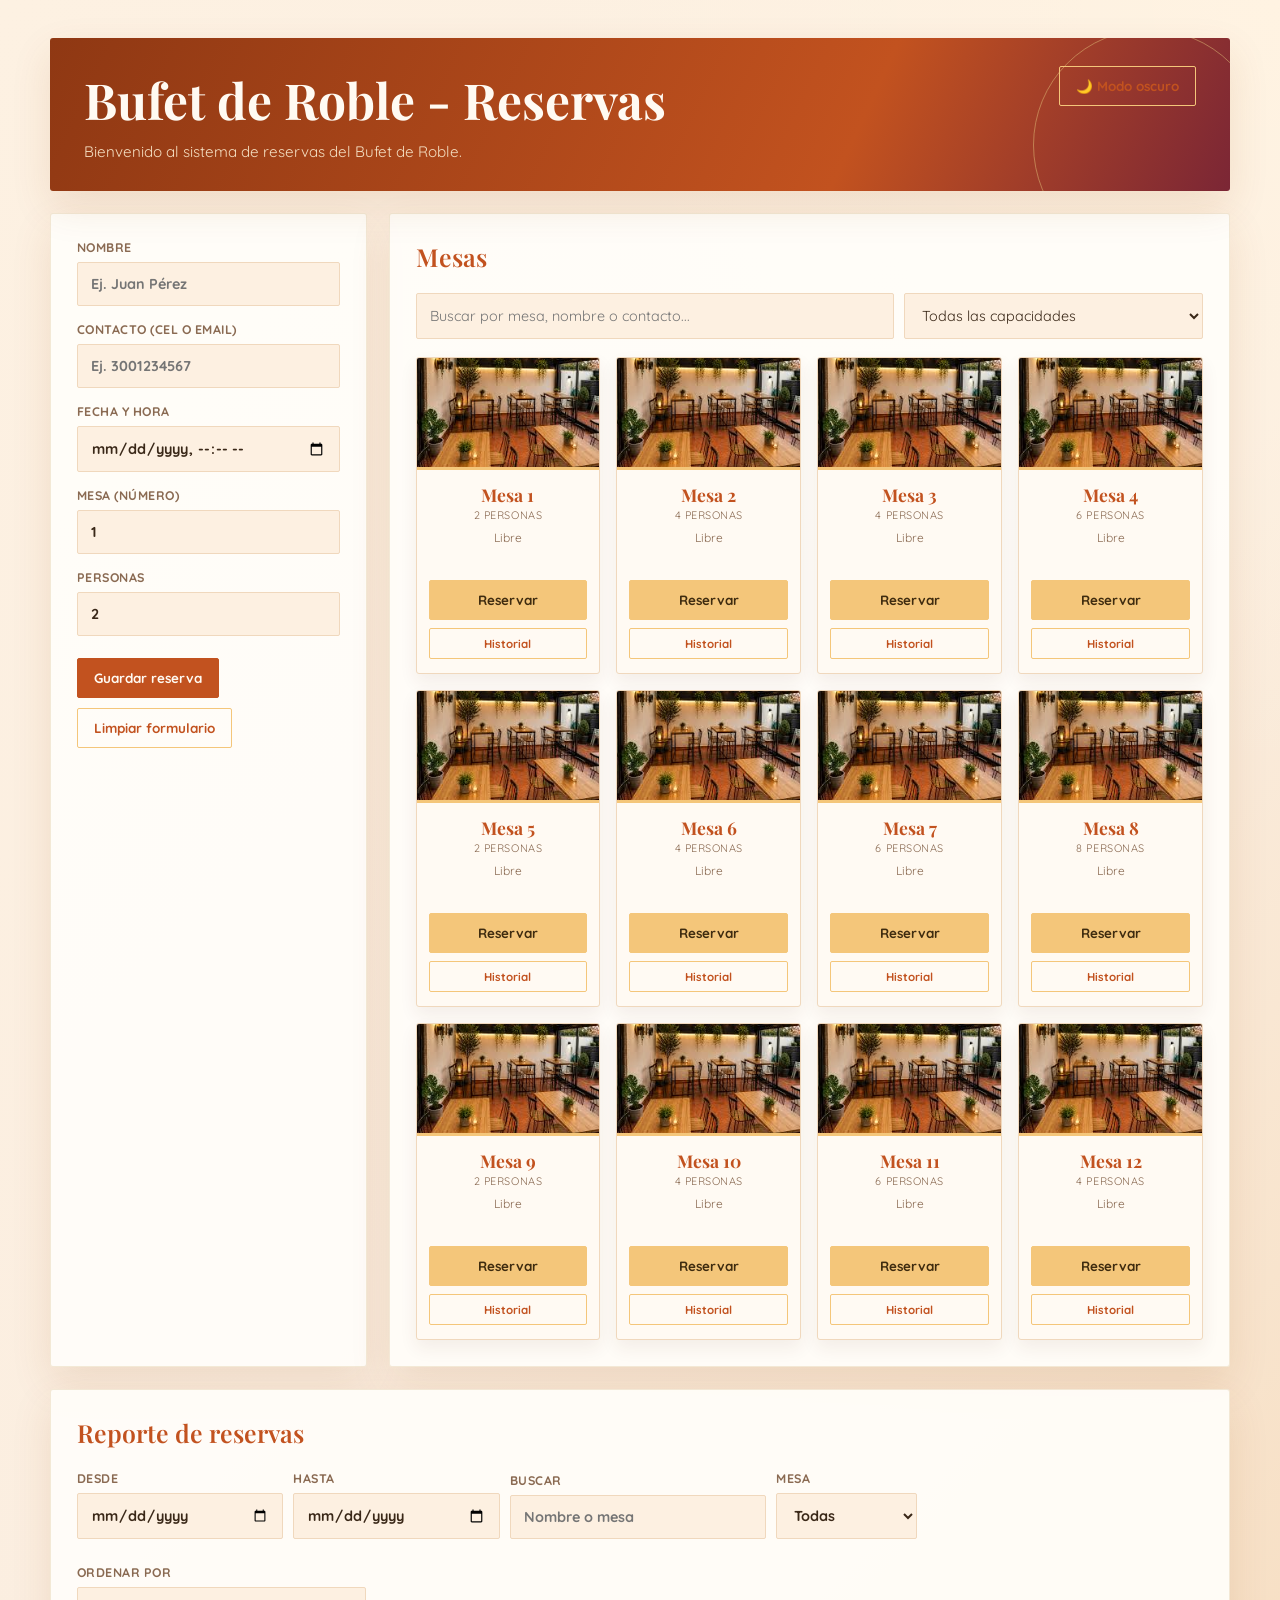
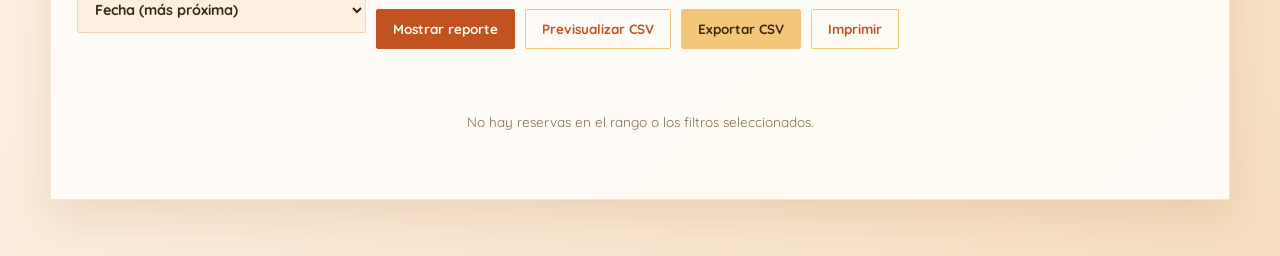
<file: index.html>
<!doctype html>
<html lang="en">
  <head>
    <meta charset="UTF-8" />
    <meta name="viewport" content="width=device-width, initial-scale=1.0" />
    <title>Bufet de Roble - Reservas</title>
    <link rel="preconnect" href="https://fonts.googleapis.com" />
    <link rel="preconnect" href="https://fonts.gstatic.com" crossorigin />
    <link
      href="https://fonts.googleapis.com/css2?family=Playfair+Display:wght@600;700&family=Quicksand:wght@400;500;600;700&display=swap"
      rel="stylesheet"
    />
    <link rel="stylesheet" href="Rm.css" />
    <script src="Rm.js" defer></script>
  </head>

  <body>
        <div class="container">
            <header>
                <div class="header-top">
                    <div>
                        <h1>Bufet de Roble - Reservas</h1>
                        <p class="lead">
                        Bienvenido al sistema de reservas del Bufet de Roble.
                        </p>
                    </div>
                    <button id="themeToggle" type="button" class="btn Outline theme-toggle">
                        🌙 Modo oscuro
                    </button>
                </div>
            </header>

            <main class="main">
                    <section class="panel">
                        <form id="formReservation">
                            <label
                            >Nombre
                            <input
                                type="text"
                                id="name"
                                placeholder="Ej. Juan Pérez"
                                required
                            />
                            </label>

                            <label
                            >Contacto (cel o email)
                            <input type="text" id="contact" placeholder="Ej. 3001234567" />
                            </label>

                            <label
                            >Fecha y hora
                            <input
                                type="datetime-local"
                                id="datetime"
                                step="60"
                                required
                            />
                            </label>

                            <label
                            >Mesa (número)
                            <input
                                type="number"
                                id="table"
                                min="1"
                                max="12"
                                value="1"
                                required
                            />
                            </label>

                            <label
                            >Personas
                            <input
                                type="number"
                                id="people"
                                min="1"
                                max="20"
                                value="2"
                            />
                            </label>

                            <div class="actions">
                            <button type="submit" class="btn">Guardar reserva</button>
                            <button id="clearBtn" type="button" class="btn Outline">
                                Limpiar formulario
                            </button>
                            </div>
                        </form>
                    </section>

                    <!-- Mesas -->
                    <section class="panel">
                    <h2>Mesas</h2>
                    <div class="tables-controls">
                        <input
                            type="text"
                            id="searchTables"
                            placeholder="Buscar por mesa, nombre o contacto..."
                        />
                        <select id="filterCapacity">
                            <option value="">Todas las capacidades</option>
                            <option value="2">2 personas</option>
                            <option value="4">4 personas</option>
                            <option value="6">6 personas</option>
                            <option value="8">8 personas</option>
                        </select>
                    </div>
                    <div id="tables" class="tables"></div>
                    </section>

                    <!-- Reporte  Previsualización -->
                    <section class="panel wide">
                        <h2>Reporte de reservas</h2>

                        <div class="report-controls">
                            <label
                            >Desde
                            <input type="date" id="fromDate" />
                            </label>

                            <label
                            >Hasta
                            <input type="date" id="toDate" />
                            </label>

                            <label
                            >Buscar
                            <input type="text" id="searchReport" placeholder="Nombre o mesa" />
                            </label>

                            <label
                            >Mesa
                            <select id="filterMesaReport">
                                <option value="">Todas</option>
                            </select>
                            </label>

                            <label
                            >Ordenar por
                            <select id="sortReport">
                                <option value="date-asc">Fecha (más próxima)</option>
                                <option value="date-desc">Fecha (más reciente)</option>
                                <option value="table">Mesa</option>
                            </select>
                            </label>

                            <button id="btnShowReport" class="btn">Mostrar reporte</button>
                            <button id="btnPreviewCsv" class="btn Outline">
                            Previsualizar CSV
                            </button>
                            <button id="btnExportCsv" class="btn primary">Exportar CSV</button>
                            <button id="btnPrintReport" class="btn Outline">Imprimir</button>
                        </div>

                        <div id="statsBox" class="stats-box"></div>
                        <div id="reportList" class="report-list"></div>
                        <div id="reportPagination" class="pagination"></div>
                        <div id="csvPreviewBox" class="csv-preview-box" hidden>
                            <div class="csv-preview-header">
                                <span>Previsualización CSV</span>
                                <button type="button" id="closeCsvPreview" class="csv-preview-close" aria-label="Cerrar previsualización">×</button>
                            </div>
                            <pre id="csvPreview" class="csv-preview"></pre>
                        </div>
                    </section>
            </main>
        </div>

        <!-- Crear / editar reserva -->
        <div id="quickReserveModal" class="modal" aria-hidden="true">
            <div class="modal-content">
                <h3 id="modalTitle">Reservar mesa <span id="modalMesaTitle"></span></h3>
                <form id="quickReserveForm">
                    <input type="hidden" id="modalEditId" value="" />

                    <label>
                        Nombre
                        <input type="text" id="modalName" placeholder="Ej. Ana Torres" required />
                    </label>

                    <label>
                        Contacto (cel o email)
                        <input type="text" id="modalContact" placeholder="Ej. 3001234567" />
                    </label>

                    <label>
                        Fecha y hora
                        <input
                            type="datetime-local"
                            id="modalDatetime"
                            step="60"
                            required
                        />
                    </label>

                    <label>
                        Mesa
                        <input type="number" id="modalTable" min="1" max="12" readonly required />
                    </label>

                    <label>
                        Personas
                        <input type="number" id="modalPersonas" min="1" max="20" value="2" />
                    </label>

                    <div class="actions">
                        <button type="submit" class="btn">Guardar reserva</button>
                        <button type="button" id="cancelQuickReserve" class="btn Outline">Cancelar</button>
                    </div>
                </form>
            </div>
        </div>

        <!-- Historial de mesa -->
        <div id="historyModal" class="modal" aria-hidden="true">
            <div class="modal-content modal-wide">
                <h3>Historial · Mesa <span id="historyMesaTitle"></span></h3>
                <div id="historyList" class="history-list"></div>
                <div class="actions">
                    <button type="button" id="closeHistory" class="btn Outline">Cerrar</button>
                </div>
            </div>
        </div>

        <!-- Confirmación genérica -->
        <div id="confirmModal" class="modal" aria-hidden="true">
            <div class="modal-content">
                <p id="confirmMessage"></p>
                <div class="actions">
                    <button type="button" id="confirmYes" class="btn">Sí, continuar</button>
                    <button type="button" id="confirmNo" class="btn Outline">Cancelar</button>
                </div>
            </div>
        </div>

        <!-- Notificaciones -->
        <div id="toastContainer" class="toast-container" aria-live="polite"></div>
  </body>
</html>
</file>
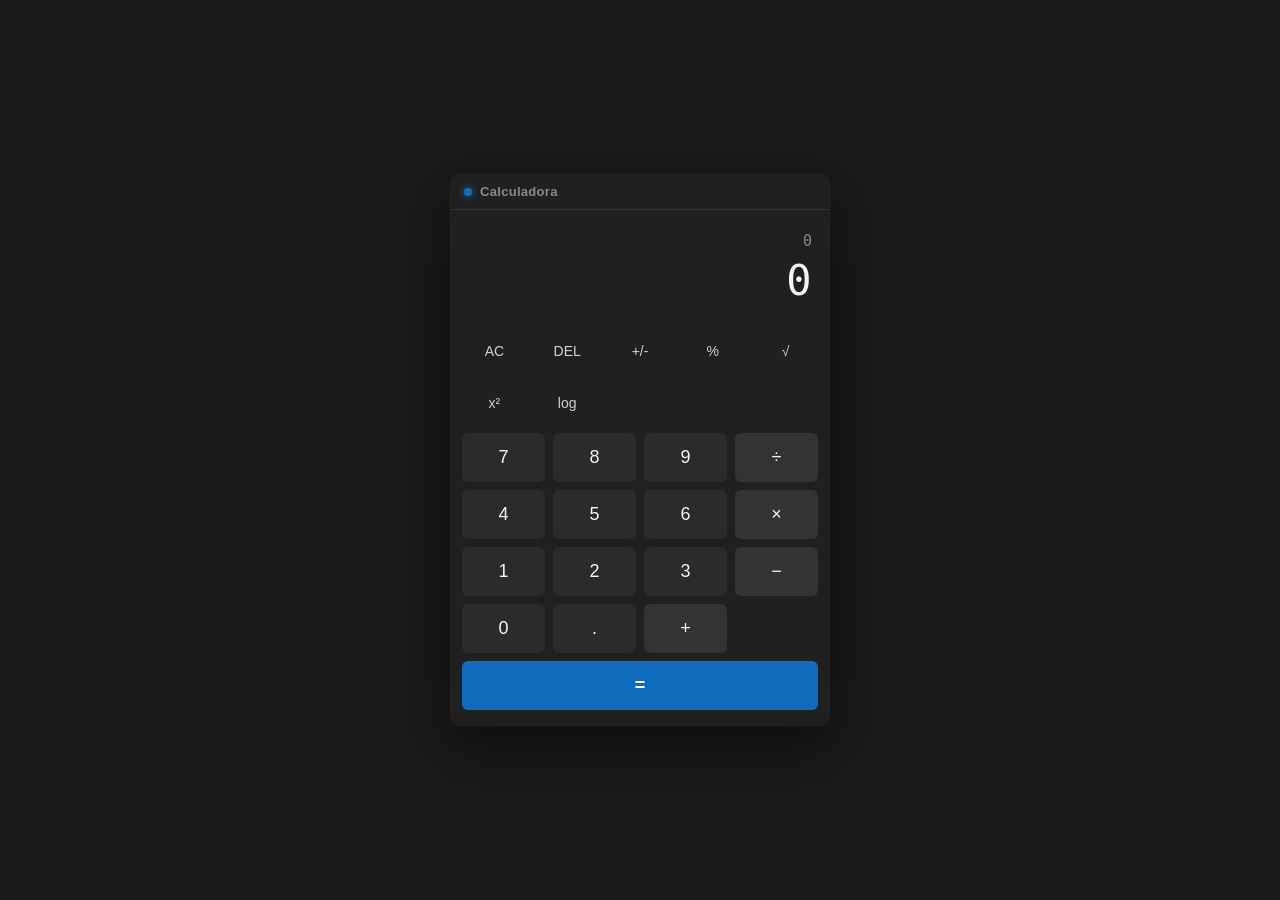
<file: Ross.html>
<!DOCTYPE html>
<html lang="es">
<head>
<meta charset="UTF-8">
<meta name="viewport" content="width=device-width, initial-scale=1.0">
<title>Calculadora</title>
<link rel="stylesheet" href="Ross.css">
</head>
<body>

  <main class="app">
    <section class="calculator" aria-label="Calculadora">
      <header class="titlebar">
        <div class="titlebar-left">
          <span class="dot" aria-hidden="true"></span>
          <span class="title">Calculadora</span>
        </div>
      </header>

      <div class="display" aria-live="polite">
        <div id="operacion" class="expression">0</div>
        <div id="numero" class="result">0</div>
      </div>

      <div class="pad scientific-pad">
        <button id="btn-limpiar" class="key key-func" type="button" onclick="limpiarTodo()">AC</button>
        <button id="btn-borrar" class="key key-func" type="button" onclick="borrarUltimo()">DEL</button>
        <button id="btn-signo" class="key key-func" type="button" onclick="cambiarSigno()">+/-</button>
        <button id="btn-porcentaje" class="key key-func" type="button" onclick="calcularPorcentaje()">%</button>
        <button id="btn-raiz" class="key key-func" type="button" onclick="calcularRaiz()">&radic;</button>
        <button id="btn-cuadrado" class="key key-func" type="button" onclick="calcularCuadrado()">x&sup2;</button>
        <button id="btn-logaritmo" class="key key-func" type="button" onclick="calcularLogaritmo()">log</button>
      </div>

      <div class="pad numeric-pad">
        <button id="btn-7" class="key key-digit" type="button" onclick="escribirNumero('7')">7</button>
        <button id="btn-8" class="key key-digit" type="button" onclick="escribirNumero('8')">8</button>
        <button id="btn-9" class="key key-digit" type="button" onclick="escribirNumero('9')">9</button>
        <button id="btn-division" class="key key-op" type="button" onclick="elegirOperador('/')">&divide;</button>
        <button id="btn-4" class="key key-digit" type="button" onclick="escribirNumero('4')">4</button>
        <button id="btn-5" class="key key-digit" type="button" onclick="escribirNumero('5')">5</button>
        <button id="btn-6" class="key key-digit" type="button" onclick="escribirNumero('6')">6</button>
        <button id="btn-multiplicacion" class="key key-op" type="button" onclick="elegirOperador('*')">&times;</button>
        <button id="btn-1" class="key key-digit" type="button" onclick="escribirNumero('1')">1</button>
        <button id="btn-2" class="key key-digit" type="button" onclick="escribirNumero('2')">2</button>
        <button id="btn-3" class="key key-digit" type="button" onclick="escribirNumero('3')">3</button>
        <button id="btn-resta" class="key key-op" type="button" onclick="elegirOperador('-')">&minus;</button>
        <button id="btn-0" class="key key-digit key-zero" type="button" onclick="escribirNumero('0')">0</button>
        <button id="btn-punto" class="key key-digit" type="button" onclick="escribirPunto()">.</button>
        <button id="btn-suma" class="key key-op" type="button" onclick="elegirOperador('+')">+</button>
        <button class="key key-equals" type="button" onclick="calcularResultado()">=</button>
      </div>
    </section>
  </main>

<script src="Ross.js"></script>
</body>
</html>
</file>
<file: Rm.css>
:root {
  --bg: #fbeee0;
  --surface: #fffaf3;
  --surface-soft: #fdf0e1;
  --wine: #c2521f;
  --wine-dark: #8f3813;
  --gold: #e08e2d;
  --gold-light: #f4c67a;
  --ink: #3a2818;
  --muted: #8a6a52;
  --line: #f0d8bd;
  --shadow: 0 16px 40px rgba(150, 72, 20, 0.12);
  --success: #3f8f52;
  --error: #c23a2f;
  --info: #2f6fc2;
}

:root[data-theme="dark"] {
  --bg: #1c140d;
  --surface: #2a1f16;
  --surface-soft: #241a12;
  --wine: #e0793f;
  --wine-dark: #c2521f;
  --gold: #e0ac4a;
  --gold-light: #caa768;
  --ink: #f3e6d8;
  --muted: #c9ac8e;
  --line: #4a3826;
  --shadow: 0 16px 40px rgba(0, 0, 0, 0.4);
}

* {
  box-sizing: border-box;
}

body {
  margin: 0;
  min-height: 100vh;
  padding: 38px 20px 56px;
  color: var(--ink);
  font-family: "Quicksand", "Trebuchet MS", "Segoe UI", sans-serif;
  background: radial-gradient(circle at top right, #fff3e2 0, transparent 34%),
    linear-gradient(135deg, #fdf1e2 0%, var(--bg) 54%, #f6ddc0 100%);
  transition: background 200ms ease, color 200ms ease;
}

:root[data-theme="dark"] body {
  background: radial-gradient(circle at top right, #2a1f16 0, transparent 34%),
    linear-gradient(135deg, #201710 0%, var(--bg) 54%, #150e09 100%);
}

.container {
  max-width: 1180px;
  margin: 0 auto;
}

header {
  position: relative;
  padding: 28px 34px 30px;
  overflow: hidden;
  color: #fffaf2;
  border-radius: 3px;
  background: linear-gradient(115deg, var(--wine-dark), var(--wine) 68%, #7b2635);
  box-shadow: var(--shadow);
}

header::after {
  position: absolute;
  right: -35px;
  bottom: -70px;
  width: 230px;
  height: 230px;
  content: "";
  border: 1px solid rgba(226, 194, 123, 0.5);
  border-radius: 50%;
}

.header-top {
  position: relative;
  z-index: 1;
  display: flex;
  align-items: flex-start;
  justify-content: space-between;
  gap: 16px;
}

.theme-toggle {
  flex-shrink: 0;
  color: #fffaf2;
  background: rgba(255, 255, 255, 0.12);
  border-color: rgba(255, 255, 255, 0.4);
}

.theme-toggle:hover {
  background: rgba(255, 255, 255, 0.22);
}

h1,
h2,
h3 {
  font-family: "Playfair Display", Georgia, "Times New Roman", serif;
  letter-spacing: 0;
}

h1 {
  position: relative;
  z-index: 1;
  margin: 0;
  font-size: clamp(2rem, 4vw, 3.1rem);
  font-weight: 700;
}

.lead {
  position: relative;
  z-index: 1;
  max-width: 600px;
  margin: 10px 0 0;
  color: #f4dec1;
  font-size: 0.95rem;
}

.main {
  display: grid;
  grid-template-columns: minmax(260px, 0.82fr) minmax(0, 2.18fr);
  gap: 22px;
  margin-top: 22px;
}

.panel {
  padding: 26px;
  background: rgba(255, 253, 249, 0.94);
  border: 1px solid rgba(184, 136, 47, 0.17);
  border-radius: 3px;
  box-shadow: var(--shadow);
}

:root[data-theme="dark"] .panel {
  background: rgba(42, 31, 22, 0.94);
}

.panel h2 {
  margin: 0 0 20px;
  color: var(--wine);
  font-size: 1.55rem;
  font-weight: 600;
}

.wide {
  grid-column: 1 / -1;
}

label {
  display: block;
  margin-bottom: 16px;
  color: var(--muted);
  font-size: 0.78rem;
  font-weight: 700;
  letter-spacing: 0.04em;
  text-transform: uppercase;
}

input[type="text"],
input[type="datetime-local"],
input[type="number"],
input[type="date"],
select {
  width: 100%;
  margin-top: 7px;
  padding: 12px 13px;
  color: var(--ink);
  font: inherit;
  font-size: 0.9rem;
  background: var(--surface-soft);
  border: 1px solid var(--line);
  border-radius: 2px;
  outline: none;
  transition: border-color 160ms ease, box-shadow 160ms ease;
}

input:focus,
select:focus {
  border-color: var(--gold);
  box-shadow: 0 0 0 3px rgba(184, 136, 47, 0.14);
}

input[readonly] {
  opacity: 0.7;
  cursor: not-allowed;
}

.actions,
.report-controls {
  display: flex;
  flex-wrap: wrap;
  align-items: end;
  gap: 10px;
  margin-top: 22px;
}

.tables-controls {
  display: flex;
  flex-wrap: wrap;
  gap: 10px;
  margin-bottom: 18px;
}

.tables-controls input {
  flex: 2 1 200px;
  margin-top: 0;
}

.tables-controls select {
  flex: 1 1 160px;
  margin-top: 0;
}

.btn {
  padding: 11px 16px;
  color: #fffaf2;
  font: inherit;
  font-size: 0.84rem;
  font-weight: 700;
  background: var(--wine);
  border: 1px solid var(--wine);
  border-radius: 2px;
  cursor: pointer;
  transition: background 160ms ease, transform 160ms ease, box-shadow 160ms ease;
}

.btn:hover {
  background: var(--wine-dark);
  box-shadow: 0 7px 16px rgba(69, 18, 30, 0.2);
  transform: translateY(-1px);
}

.btn:disabled {
  cursor: not-allowed;
  opacity: 0.45;
  transform: none;
  box-shadow: none;
}

.btn.small {
  padding: 7px 11px;
  font-size: 0.72rem;
}

.btn.Outline {
  color: var(--wine);
  background: transparent;
  border-color: var(--gold-light);
}

.btn.Outline:hover {
  background: #fff7e8;
}

:root[data-theme="dark"] .btn.Outline {
  color: var(--gold-light);
}

:root[data-theme="dark"] .btn.Outline:hover {
  background: rgba(255, 255, 255, 0.06);
}

.btn.primary,
.table-btn.free {
  color: #3e2b0f;
  background: var(--gold-light);
  border-color: var(--gold-light);
}

.btn.primary:hover,
.table-btn.free:hover {
  background: #d2aa5d;
}

.table-btn.reserved {
  background: var(--wine);
}

.tables {
  display: grid;
  grid-template-columns: repeat(auto-fill, minmax(155px, 1fr));
  gap: 16px;
}

.tableCard {
  overflow: hidden;
  text-align: center;
  background: var(--surface);
  border: 1px solid var(--line);
  border-radius: 3px;
  box-shadow: 0 8px 18px rgba(84, 39, 25, 0.07);
  transition: border-color 160ms ease, transform 160ms ease;
}

.tableCard:hover {
  border-color: var(--gold-light);
  transform: translateY(-3px);
}

.tableCard img {
  display: block;
  width: 100%;
  height: 112px;
  margin-bottom: 13px;
  object-fit: cover;
  border-bottom: 3px solid var(--gold-light);
}

.tableName {
  color: var(--wine);
  font-family: "Playfair Display", Georgia, serif;
  font-size: 1.1rem;
  font-weight: 700;
}

.tableCap {
  margin-top: 2px;
  color: var(--muted);
  font-size: 0.68rem;
  text-transform: uppercase;
  letter-spacing: 0.05em;
}

.tableDesc {
  min-height: 38px;
  margin: 8px 12px 12px;
  color: var(--muted);
  font-size: 0.75rem;
  line-height: 1.4;
}

.table-card-actions {
  display: grid;
  gap: 8px;
  margin: 0 12px 14px;
}

.table-btn {
  width: 100%;
  margin: 0;
}

.empty-msg {
  padding: 14px;
  color: var(--muted);
  font-size: 0.85rem;
  text-align: center;
}

.report-list {
  display: grid;
  gap: 8px;
  margin-top: 18px;
}

.report-row {
  display: flex;
  flex-wrap: wrap;
  align-items: center;
  justify-content: space-between;
  gap: 10px;
  padding: 12px 14px;
  color: var(--muted);
  background: var(--surface-soft);
  border-left: 3px solid var(--gold);
}

.report-info strong {
  color: var(--wine);
}

.report-actions {
  display: flex;
  gap: 8px;
  flex-shrink: 0;
}

.badge {
  display: inline-block;
  margin-left: 8px;
  padding: 2px 8px;
  font-size: 0.65rem;
  font-weight: 700;
  text-transform: uppercase;
  letter-spacing: 0.04em;
  border-radius: 10px;
}

.badge-reservada {
  color: #5a3a12;
  background: var(--gold-light);
}

.badge-cancelada {
  color: #fff;
  background: var(--muted);
}

.stats-box {
  display: grid;
  grid-template-columns: repeat(auto-fit, minmax(160px, 1fr));
  gap: 12px;
  margin-top: 18px;
}

.stat-card {
  display: flex;
  flex-direction: column;
  gap: 4px;
  padding: 14px 16px;
  text-align: center;
  background: var(--surface-soft);
  border: 1px solid var(--line);
  border-radius: 3px;
}

.stat-value {
  color: var(--wine);
  font-family: "Playfair Display", Georgia, serif;
  font-size: 1.2rem;
  font-weight: 700;
}

.stat-label {
  color: var(--muted);
  font-size: 0.68rem;
  text-transform: uppercase;
  letter-spacing: 0.04em;
}

.pagination {
  display: flex;
  align-items: center;
  justify-content: center;
  gap: 14px;
  margin-top: 16px;
}

.page-info {
  color: var(--muted);
  font-size: 0.8rem;
}

.csv-preview-box {
  margin-top: 18px;
  overflow: hidden;
  background: var(--surface-soft);
  border: 1px dashed var(--gold);
  border-radius: 2px;
}

.csv-preview-header {
  display: flex;
  align-items: center;
  justify-content: space-between;
  padding: 8px 12px;
  color: var(--wine);
  font-size: 0.78rem;
  font-weight: 700;
  text-transform: uppercase;
  letter-spacing: 0.04em;
  background: rgba(224, 142, 45, 0.12);
  border-bottom: 1px dashed var(--gold);
}

.csv-preview-close {
  display: flex;
  align-items: center;
  justify-content: center;
  width: 22px;
  height: 22px;
  padding: 0;
  color: var(--wine);
  font-size: 1.1rem;
  line-height: 1;
  background: transparent;
  border: none;
  border-radius: 50%;
  cursor: pointer;
  transition: background 160ms ease;
}

.csv-preview-close:hover {
  background: rgba(194, 82, 31, 0.15);
}

.csv-preview {
  margin-top: 0;
  padding: 14px 16px;
  overflow-x: auto;
  color: var(--ink);
  font-family: "Courier New", Consolas, monospace;
  font-size: 0.8rem;
  line-height: 1.5;
  white-space: pre;
  background: transparent;
  border: none;
}

.history-list {
  display: grid;
  gap: 8px;
  max-height: 50vh;
  margin-top: 4px;
  overflow-y: auto;
}

.modal {
  position: fixed;
  inset: 0;
  z-index: 1000;
  display: none;
  align-items: center;
  justify-content: center;
  padding: 20px;
  background: rgba(42, 18, 18, 0.72);
  backdrop-filter: blur(4px);
}

.modal.open {
  display: flex;
}

.modal-content {
  width: min(420px, 100%);
  padding: 28px;
  background: var(--surface);
  border-top: 4px solid var(--gold);
  border-radius: 3px;
  box-shadow: 0 24px 60px rgba(35, 13, 15, 0.3);
}

.modal-content.modal-wide {
  width: min(560px, 100%);
}

.modal-content h3 {
  margin: 0 0 22px;
  color: var(--wine);
  font-size: 1.5rem;
}

.modal-content .actions {
  margin-top: 22px;
}

.toast-container {
  position: fixed;
  right: 20px;
  bottom: 20px;
  z-index: 2000;
  display: flex;
  flex-direction: column;
  gap: 10px;
}

.toast {
  padding: 12px 18px;
  color: #fffaf2;
  font-size: 0.85rem;
  font-weight: 600;
  background: var(--success);
  border-radius: 3px;
  box-shadow: 0 10px 24px rgba(0, 0, 0, 0.2);
  opacity: 0;
  transform: translateY(10px);
  transition: opacity 220ms ease, transform 220ms ease;
}

.toast.show {
  opacity: 1;
  transform: translateY(0);
}

.toast-error {
  background: var(--error);
}

.toast-info {
  background: var(--info);
}

@media (max-width: 760px) {
  body {
    padding: 16px 12px 34px;
  }

  header,
  .panel {
    padding: 22px 18px;
  }

  .header-top {
    flex-direction: column;
  }

  .main {
    grid-template-columns: 1fr;
  }

  .wide {
    grid-column: auto;
  }

  .report-controls label {
    flex: 1 1 130px;
    margin-bottom: 0;
  }

  .report-controls .btn {
    flex: 1 1 100%;
  }
}

@media print {
  body {
    padding: 0;
    background: none;
  }

  header,
  .panel:not(.wide),
  .report-controls,
  .theme-toggle,
  .pagination,
  .modal {
    display: none !important;
  }

  .panel.wide {
    box-shadow: none;
    border: none;
  }

  .report-row {
    break-inside: avoid;
  }
}
</file>
<file: Ross.css>
:root {
  --bg: #1a1a1a;
  --calc-bg: #202020;
  --display-bg: #202020;
  --btn-bg: #2b2b2b;
  --btn-hover: #383838;
  --btn-active: #454545;
  --op-bg: #333333;
  --op-hover: #454545;
  --op-active: #505050;
  --accent: #0f6cbd;
  --accent-hover: #2f83cc;
  --accent-active: #1259a0;
  --func-text: #d0d0d0;
  --muted: #8a8a8a;
  --text: #f5f5f5;
  --border: #333333;
  --radius: 6px;
  font-size: 16px;
}

* { box-sizing: border-box; }

html, body {
  height: 100%;
  margin: 0;
}

body {
  background: var(--bg);
  font-family: "Segoe UI", -apple-system, BlinkMacSystemFont, "Helvetica Neue", Arial, sans-serif;
  display: flex;
  align-items: center;
  justify-content: center;
  min-height: 100vh;
  padding: 24px;
  color: var(--text);
}

.app {
  display: flex;
  gap: 14px;
  align-items: stretch;
}

.calculator {
  width: 380px;
  background: var(--calc-bg);
  border-radius: 12px;
  box-shadow: 0 20px 60px rgba(0, 0, 0, 0.5), 0 0 0 1px rgba(255,255,255,0.04);
  overflow: hidden;
  display: flex;
  flex-direction: column;
  user-select: none;
}

.titlebar {
  display: flex;
  align-items: center;
  justify-content: space-between;
  padding: 10px 14px;
  border-bottom: 1px solid var(--border);
}

.titlebar-left {
  display: flex;
  align-items: center;
  gap: 8px;
}

.titlebar-left .dot {
  width: 8px;
  height: 8px;
  border-radius: 50%;
  background: var(--accent);
  box-shadow: 0 0 8px var(--accent);
}

.title {
  font-size: 13px;
  font-weight: 600;
  letter-spacing: 0.3px;
  color: var(--muted);
}

.titlebar-right {
  display: flex;
  align-items: center;
  gap: 6px;
}

.mode-toggle {
  background: var(--btn-bg);
  color: var(--func-text);
  border: none;
  border-radius: 5px;
  font-size: 11px;
  font-weight: 700;
  letter-spacing: 0.5px;
  padding: 5px 9px;
  cursor: pointer;
  transition: background 0.15s ease, color 0.15s ease;
}

.mode-toggle:hover { background: var(--btn-hover); }
.mode-toggle.active { background: var(--accent); color: #fff; }

.icon-btn {
  background: transparent;
  border: none;
  color: var(--muted);
  width: 28px;
  height: 28px;
  border-radius: 5px;
  display: flex;
  align-items: center;
  justify-content: center;
  cursor: pointer;
  transition: background 0.15s ease, color 0.15s ease;
}

.icon-btn:hover { background: var(--btn-hover); color: var(--text); }
.icon-btn.active { background: var(--accent); color: #fff; }

.display {
  position: relative;
  background: var(--display-bg);
  padding: 22px 18px 14px;
  display: flex;
  flex-direction: column;
  align-items: flex-end;
  justify-content: flex-end;
  min-height: 108px;
}

.memory-indicator {
  position: absolute;
  top: 10px;
  left: 16px;
  font-size: 11px;
  font-weight: 700;
  color: var(--accent);
  opacity: 0;
  transition: opacity 0.15s ease;
}

.memory-indicator.visible { opacity: 1; }

.expression {
  font-size: 15px;
  color: var(--muted);
  min-height: 20px;
  max-width: 100%;
  overflow-x: auto;
  white-space: nowrap;
  font-family: "Consolas", "Cascadia Code", monospace;
}

.result {
  font-size: 42px;
  font-weight: 300;
  font-family: "Consolas", "Cascadia Code", monospace;
  max-width: 100%;
  overflow-x: auto;
  white-space: nowrap;
  margin-top: 4px;
  letter-spacing: 0.5px;
}

.result.error { color: #ff6b6b; font-size: 24px; }

.result.resultado-animacion {
  animation: resultado-aparece 0.5s ease-out;
}

@keyframes resultado-aparece {
  0% {
    opacity: 0;
    transform: translateY(8px) scale(0.92);
    color: var(--accent-hover);
  }
  60% {
    opacity: 1;
    transform: translateY(-2px) scale(1.04);
  }
  100% {
    opacity: 1;
    transform: translateY(0) scale(1);
    color: var(--text);
  }
}

.memory-row {
  display: grid;
  grid-template-columns: repeat(5, 1fr);
  gap: 6px;
  padding: 10px 12px 4px;
}

.mem-btn {
  background: transparent;
  border: 1px solid var(--border);
  color: var(--muted);
  font-size: 12px;
  font-weight: 600;
  border-radius: var(--radius);
  padding: 7px 0;
  cursor: pointer;
  transition: background 0.12s ease, color 0.12s ease, border-color .12s ease;
}

.mem-btn:hover:not(:disabled) {
  background: var(--btn-hover);
  color: var(--text);
  border-color: var(--btn-hover);
}

.mem-btn:disabled {
  opacity: 0.35;
  cursor: default;
}

.pad {
  display: grid;
  gap: 8px;
  padding: 10px 12px;
}

.scientific-pad {
  grid-template-columns: repeat(5, 1fr);
  padding-bottom: 4px;
}

.numeric-pad {
  grid-template-columns: repeat(4, 1fr);
  padding-top: 4px;
  padding-bottom: 16px;
}

.key {
  border: none;
  border-radius: var(--radius);
  background: var(--btn-bg);
  color: var(--text);
  font-size: 17px;
  font-weight: 400;
  padding: 14px 0;
  cursor: pointer;
  transition: background 0.1s ease, transform 0.06s ease;
}

.key:active { transform: scale(0.96); }

.key-func {
  background: transparent;
  color: var(--func-text);
  font-size: 14px;
}
.key-func:hover { background: var(--btn-hover); color: var(--text); }
.key-func.active-toggle { color: var(--accent); }

.key-digit {
  background: var(--btn-bg);
  font-size: 18px;
}
.key-digit:hover { background: var(--btn-hover); }

.key-zero { grid-column: span 1; }

.key-paren {
  background: transparent;
  color: var(--func-text);
  font-size: 15px;
}
.key-paren:hover { background: var(--btn-hover); color: var(--text); }

.key-op {
  background: var(--op-bg);
  color: var(--text);
  font-size: 18px;
}
.key-op:hover { background: var(--op-hover); }
.key-op.selected { background: var(--accent); }

.key-clear {
  background: transparent;
  color: var(--func-text);
  font-size: 14px;
  font-weight: 600;
}
.key-clear:hover { background: var(--btn-hover); color: var(--text); }

.key-equals {
  grid-column: span 4;
  background: var(--accent);
  color: #fff;
  font-size: 18px;
  font-weight: 600;
}
.key-equals:hover { background: var(--accent-hover); }
.key-equals:active { background: var(--accent-active); }

.key:focus-visible,
.mem-btn:focus-visible,
.icon-btn:focus-visible,
.mode-toggle:focus-visible {
  outline: 2px solid var(--accent);
  outline-offset: 2px;
}

/* ---------- Historial ---------- */
.history-panel {
  width: 240px;
  background: var(--calc-bg);
  border-radius: 12px;
  box-shadow: 0 20px 60px rgba(0, 0, 0, 0.5), 0 0 0 1px rgba(255,255,255,0.04);
  padding: 16px;
  display: flex;
  flex-direction: column;
  opacity: 0;
  transform: translateX(-8px);
  pointer-events: none;
  transition: opacity 0.18s ease, transform 0.18s ease;
  max-height: 640px;
}

.history-panel.open {
  opacity: 1;
  transform: translateX(0);
  pointer-events: auto;
}

.history-header {
  display: flex;
  align-items: center;
  justify-content: space-between;
  margin-bottom: 10px;
}

.history-header h2 {
  font-size: 14px;
  font-weight: 600;
  margin: 0;
  color: var(--text);
}

.text-btn {
  background: none;
  border: none;
  color: var(--accent);
  font-size: 12px;
  cursor: pointer;
  padding: 2px 4px;
}

.text-btn:hover { text-decoration: underline; }

.history-list {
  list-style: none;
  margin: 0;
  padding: 0;
  overflow-y: auto;
  flex: 1;
  display: flex;
  flex-direction: column;
  gap: 4px;
}

.history-empty {
  color: var(--muted);
  font-size: 13px;
  text-align: center;
  padding: 24px 8px;
}

.history-item {
  background: transparent;
  border: none;
  border-radius: var(--radius);
  text-align: right;
  padding: 8px 10px;
  cursor: pointer;
  width: 100%;
}

.history-item:hover { background: var(--btn-hover); }

.history-item .h-expr {
  display: block;
  font-size: 12px;
  color: var(--muted);
  font-family: "Consolas", monospace;
  white-space: nowrap;
  overflow: hidden;
  text-overflow: ellipsis;
}

.history-item .h-result {
  display: block;
  font-size: 17px;
  color: var(--text);
  font-family: "Consolas", monospace;
  margin-top: 2px;
}


@media (max-width: 640px) {
  .app {
    flex-direction: column;
    width: 100%;
    max-width: 340px;
  }
  .history-panel {
    width: 100%;
    transform: translateY(-8px);
    max-height: 260px;
  }
  .history-panel.open {
    transform: translateY(0);
  }
}

@media (prefers-reduced-motion: reduce) {
  * { transition: none !important; }
}
</file>
